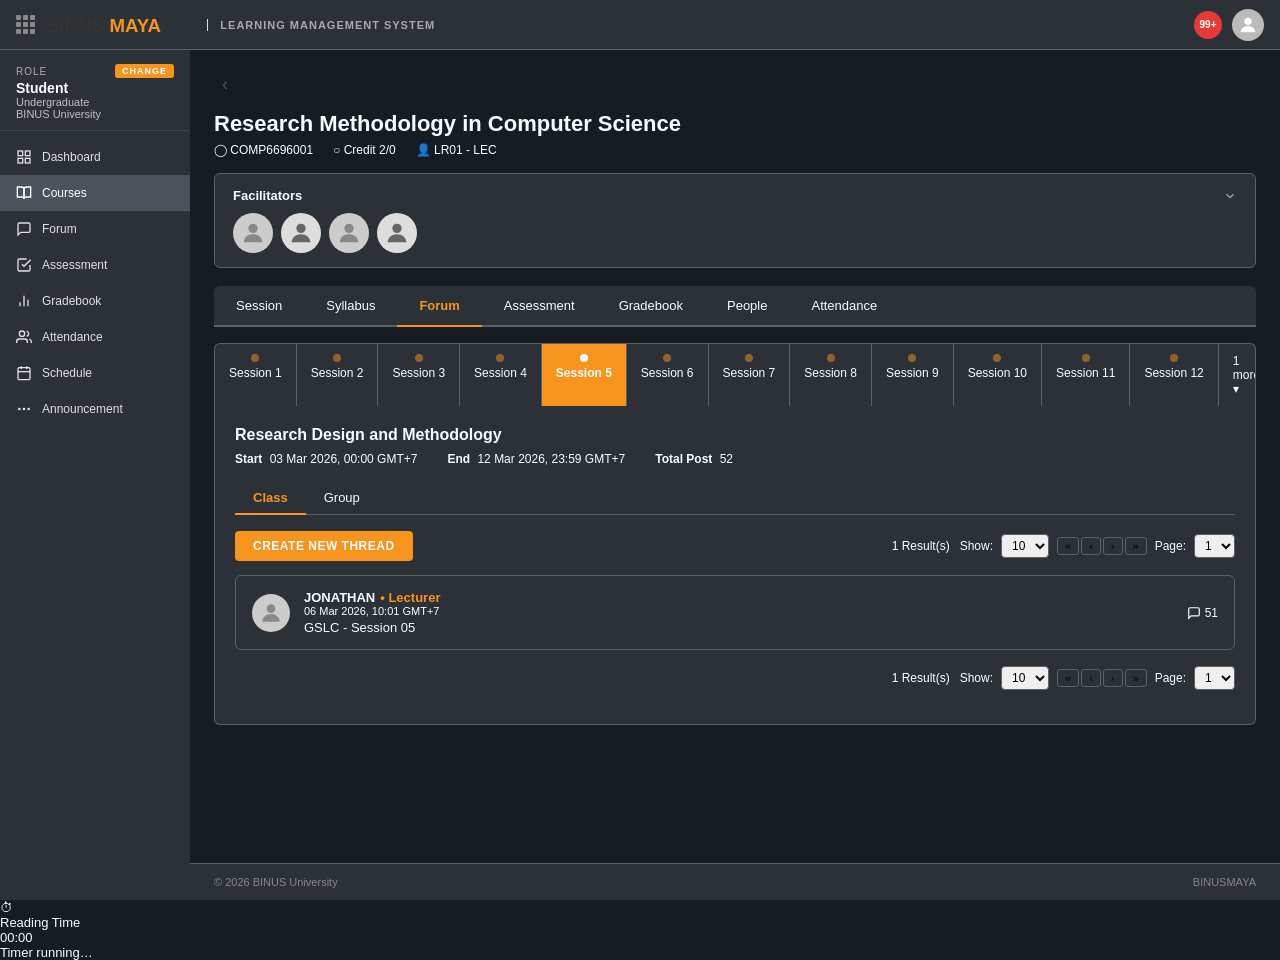
<file: dark/index.html>
<!DOCTYPE html>
<html lang="en">
<head>
    <meta charset="UTF-8">
    <meta name="viewport" content="width=device-width, initial-scale=1.0">
    <meta http-equiv="Cache-Control" content="no-cache, no-store, must-revalidate">
    <meta http-equiv="Pragma" content="no-cache">
    <meta http-equiv="Expires" content="0">
    <title>BINUSMAYA - Learning Management System</title>
    <link rel="stylesheet" href="style.css?v=2">
</head>
<body>
<!-- TOPBAR -->
<div class="topbar">
  <div class="topbar-left">
    <div class="grid-icon">
      <span></span><span></span><span></span>
      <span></span><span></span><span></span>
      <span></span><span></span><span></span>
    </div>
    <!-- BINUS MAYA Logo SVG recreation -->
    <svg class="logo-svg" viewBox="0 0 160 30" xmlns="http://www.w3.org/2000/svg">
      <text x="0" y="22" font-family="'Open Sans',sans-serif" font-weight="900" font-size="20" fill="#333">BINUS</text>
      <text x="68" y="22" font-family="'Open Sans',sans-serif" font-weight="700" font-size="20" fill="#F7941D">MAYA</text>
    </svg>
    <span class="lms-label">Learning Management System</span>
  </div>
  <div class="topbar-right">
    <div class="notif-btn">99+</div>
    <div class="avatar-top">
      <svg viewBox="0 0 24 24" fill="#fff"><circle cx="12" cy="8" r="4"/><path d="M4 20c0-4 3.6-7 8-7s8 3 8 7"/></svg>
    </div>
  </div>
</div>

<!-- SIDEBAR -->
<div class="sidebar">
  <div class="sidebar-role">
    <div class="role-label">Role <span class="change-btn">CHANGE</span></div>
    <div class="role-name">Student</div>
    <div class="role-sub">Undergraduate</div>
    <div class="role-sub">BINUS University</div>
  </div>
  <nav class="sidebar-nav">
    <div class="nav-item">
      <svg viewBox="0 0 24 24" fill="none" stroke="currentColor" stroke-width="2"><rect x="3" y="3" width="7" height="7"/><rect x="14" y="3" width="7" height="7"/><rect x="3" y="14" width="7" height="7"/><rect x="14" y="14" width="7" height="7"/></svg>
      Dashboard
    </div>
    <div class="nav-item active">
      <svg viewBox="0 0 24 24" fill="none" stroke="currentColor" stroke-width="2"><path d="M2 3h6a4 4 0 0 1 4 4v14a3 3 0 0 0-3-3H2z"/><path d="M22 3h-6a4 4 0 0 0-4 4v14a3 3 0 0 1 3-3h7z"/></svg>
      Courses
    </div>
    <div class="nav-item">
      <svg viewBox="0 0 24 24" fill="none" stroke="currentColor" stroke-width="2"><path d="M21 15a2 2 0 0 1-2 2H7l-4 4V5a2 2 0 0 1 2-2h14a2 2 0 0 1 2 2z"/></svg>
      Forum
    </div>
    <div class="nav-item">
      <svg viewBox="0 0 24 24" fill="none" stroke="currentColor" stroke-width="2"><polyline points="9 11 12 14 22 4"/><path d="M21 12v7a2 2 0 0 1-2 2H5a2 2 0 0 1-2-2V5a2 2 0 0 1 2-2h11"/></svg>
      Assessment
    </div>
    <div class="nav-item">
      <svg viewBox="0 0 24 24" fill="none" stroke="currentColor" stroke-width="2"><line x1="18" y1="20" x2="18" y2="10"/><line x1="12" y1="20" x2="12" y2="4"/><line x1="6" y1="20" x2="6" y2="14"/></svg>
      Gradebook
    </div>
    <div class="nav-item">
      <svg viewBox="0 0 24 24" fill="none" stroke="currentColor" stroke-width="2"><path d="M17 21v-2a4 4 0 0 0-4-4H5a4 4 0 0 0-4 4v2"/><circle cx="9" cy="7" r="4"/><path d="M23 21v-2a4 4 0 0 0-3-3.87"/><path d="M16 3.13a4 4 0 0 1 0 7.75"/></svg>
      Attendance
    </div>
    <div class="nav-item">
      <svg viewBox="0 0 24 24" fill="none" stroke="currentColor" stroke-width="2"><rect x="3" y="4" width="18" height="18" rx="2"/><line x1="16" y1="2" x2="16" y2="6"/><line x1="8" y1="2" x2="8" y2="6"/><line x1="3" y1="10" x2="21" y2="10"/></svg>
      Schedule
    </div>
    <div class="nav-item">
      <svg viewBox="0 0 24 24" fill="none" stroke="currentColor" stroke-width="2"><circle cx="12" cy="12" r="1"/><circle cx="19" cy="12" r="1"/><circle cx="5" cy="12" r="1"/></svg>
      Announcement
    </div>
  </nav>
</div>

<!-- MAIN -->
<div class="main">
  <div class="content">

    <!-- PAGE 1: Forum Thread List -->
    <div id="page1" class="page active">
      <button class="back-btn">&#8249;</button>
      <div class="course-title">Research Methodology in Computer Science</div>
      <div class="course-meta">
        <span>&#9711; COMP6696001</span>
        <span>&#9675; Credit 2/0</span>
        <span>&#128100; LR01 - LEC</span>
      </div>

      <div class="facilitators-section">
        <div class="facilitators-header">
          Facilitators
          <svg width="14" height="14" viewBox="0 0 24 24" fill="none" stroke="#aaa" stroke-width="2"><polyline points="6 9 12 15 18 9"/></svg>
        </div>
        <div class="facilitators-list">
          <div class="facilitator-av"><svg viewBox="0 0 24 24" fill="#888"><circle cx="12" cy="8" r="4"/><path d="M4 20c0-4 3.6-7 8-7s8 3 8 7"/></svg></div>
          <div class="facilitator-av" style="background:#ddd;"><svg viewBox="0 0 24 24" fill="#666"><circle cx="12" cy="8" r="4"/><path d="M4 20c0-4 3.6-7 8-7s8 3 8 7"/></svg></div>
          <div class="facilitator-av"><svg viewBox="0 0 24 24" fill="#888"><circle cx="12" cy="8" r="4"/><path d="M4 20c0-4 3.6-7 8-7s8 3 8 7"/></svg></div>
          <div class="facilitator-av" style="background:#ddd;"><svg viewBox="0 0 24 24" fill="#666"><circle cx="12" cy="8" r="4"/><path d="M4 20c0-4 3.6-7 8-7s8 3 8 7"/></svg></div>
        </div>
      </div>

      <div class="tab-nav">
        <div class="tab-item">Session</div>
        <div class="tab-item">Syllabus</div>
        <div class="tab-item active">Forum</div>
        <div class="tab-item">Assessment</div>
        <div class="tab-item">Gradebook</div>
        <div class="tab-item">People</div>
        <div class="tab-item">Attendance</div>
      </div>

      <div class="session-tabs">
        <div class="session-tab">Session 1</div>
        <div class="session-tab">Session 2</div>
        <div class="session-tab">Session 3</div>
        <div class="session-tab">Session 4</div>
        <div class="session-tab active">Session 5</div>
        <div class="session-tab">Session 6</div>
        <div class="session-tab">Session 7</div>
        <div class="session-tab">Session 8</div>
        <div class="session-tab">Session 9</div>
        <div class="session-tab">Session 10</div>
        <div class="session-tab">Session 11</div>
        <div class="session-tab">Session 12</div>
        <div class="session-more">1 more ▾</div>
      </div>

      <div class="forum-section">
        <div class="forum-title">Research Design and Methodology</div>
        <div class="forum-meta">
          <span><label>Start</label> 03 Mar 2026, 00:00 GMT+7</span>
          <span><label>End</label> 12 Mar 2026, 23:59 GMT+7</span>
          <span><label>Total Post</label> 52</span>
        </div>

        <div class="subtab-nav">
          <div class="subtab active">Class</div>
          <div class="subtab">Group</div>
        </div>

        <div class="forum-toolbar">
          <button class="create-btn">CREATE NEW THREAD</button>
          <div class="pagination-area">
            1 Result(s) &nbsp; Show:
            <select><option>10</option><option>25</option></select>
            <div class="pag-btns">
              <button class="pag-btn">«</button>
              <button class="pag-btn">‹</button>
              <button class="pag-btn">›</button>
              <button class="pag-btn">»</button>
            </div>
            Page: <select><option>1</option></select>
          </div>
        </div>

        <!-- Clickable Thread -->
        <div class="thread-card" id="threadCard" onclick="openThread()">
          <div class="thread-av"><svg viewBox="0 0 24 24" fill="#888"><circle cx="12" cy="8" r="4"/><path d="M4 20c0-4 3.6-7 8-7s8 3 8 7"/></svg></div>
          <div class="thread-info">
            <div class="thread-author">JONATHAN<span class="lecturer-tag">• Lecturer</span></div>
            <div class="thread-time">06 Mar 2026, 10:01 GMT+7</div>
            <div class="thread-title">GSLC - Session 05</div>
          </div>
          <div class="thread-replies">
            <svg width="14" height="14" viewBox="0 0 24 24" fill="none" stroke="currentColor" stroke-width="2"><path d="M21 15a2 2 0 0 1-2 2H7l-4 4V5a2 2 0 0 1 2-2h14a2 2 0 0 1 2 2z"/></svg>
            51
          </div>
        </div>

        <div style="margin-top:16px;">
          <div class="forum-toolbar" style="justify-content:flex-end;">
            <div class="pagination-area">
              1 Result(s) &nbsp; Show:
              <select><option>10</option><option>25</option></select>
              <div class="pag-btns">
                <button class="pag-btn">«</button>
                <button class="pag-btn">‹</button>
                <button class="pag-btn">›</button>
                <button class="pag-btn">»</button>
              </div>
              Page: <select><option>1</option></select>
            </div>
          </div>
        </div>
      </div>
    </div>

    <!-- PAGE 2: Thread Detail -->
    <div id="page2" class="page">
      <button class="back-btn" onclick="closePage2()">&#8249;</button>
      <div class="session-label">Session 5</div>

      <div class="post-card">
        <div class="post-header">
          <div class="post-author-info">
            <div class="post-av"><svg viewBox="0 0 24 24" fill="#888"><circle cx="12" cy="8" r="4"/><path d="M4 20c0-4 3.6-7 8-7s8 3 8 7"/></svg></div>
            <div>
              <div class="post-author-name">JONATHAN<span class="lecturer-tag">• Lecturer</span></div>
              <div class="post-time">06 Mar 2026, 10:01 GMT+7</div>
            </div>
          </div>
          <div class="post-reply-count">
            <svg width="15" height="15" viewBox="0 0 24 24" fill="none" stroke="currentColor" stroke-width="2"><path d="M21 15a2 2 0 0 1-2 2H7l-4 4V5a2 2 0 0 1 2-2h14a2 2 0 0 1 2 2z"/></svg>
            51
          </div>
        </div>
        <div class="post-title">GSLC - Session 05</div>
        <div class="post-body">
          <p>Pada awal setiap bulan perpustakaan menyediakan sudut prediksi dekat meja masuk. Pengunjung menuliskan tebakan sederhana tentang kejadian sehari hari, seperti waktu hujan atau rak buku terpopuler. Kegiatan ini tidak berhadiah. Pada akhir bulan pustakawan membagikan hasilnya. Banyak pengunjung menikmati kegiatan tersebut karena suasananya ramah dan menyenangkan.</p>
        </div>
        <div class="post-footer">
          <span style="display:flex;align-items:center;gap:4px;">
            <svg width="14" height="14" viewBox="0 0 24 24" fill="none" stroke="currentColor" stroke-width="2"><path d="M14 9V5a3 3 0 0 0-3-3l-4 9v11h11.28a2 2 0 0 0 2-1.7l1.38-9a2 2 0 0 0-2-2.3H14z"/><path d="M7 22H4a2 2 0 0 1-2-2v-7a2 2 0 0 1 2-2h3"/></svg>
            0
          </span>
        </div>
      </div>

      <!-- Discussions -->
      <div class="discussion-section">
        <div class="discussion-title">Discussions</div>
        <div class="comment-box-wrap">
          <div class="comment-box-inner">
            <div class="comment-av"><svg viewBox="0 0 24 24" fill="#888"><circle cx="12" cy="8" r="4"/><path d="M4 20c0-4 3.6-7 8-7s8 3 8 7"/></svg></div>
            <div class="comment-editor">
              <textarea class="comment-input" id="commentInput" placeholder="Write a comment (optional)" rows="3"></textarea>
              <div class="editor-toolbar">
                <button class="tb-btn">↩</button><button class="tb-btn">↪</button>
                <div class="tb-sep"></div>
                <button class="tb-btn"><b>B</b></button>
                <button class="tb-btn"><i>I</i></button>
                <button class="tb-btn"><u>U</u></button>
                <div class="tb-sep"></div>
                <button class="tb-btn">≡▾</button>
                <button class="tb-btn">1.▾</button>
                <button class="tb-btn">⇤</button><button class="tb-btn">⇥</button>
                <button class="tb-btn">⊞</button>
                <button class="tb-btn">&lt;/&gt;</button>
                <button class="tb-btn">Σ</button>
                <button class="tb-btn">🖼</button>
                <button class="tb-btn">🔗</button>
              </div>
            </div>
          </div>
          <div class="comment-submit-row">
            <button class="comment-btn ready" id="commentBtn">COMMENT</button>
          </div>
        </div>

        <div class="sort-bar">
          <div class="sort-label">Sort by: <a class="sort-link">Latest Comment</a></div>
          <div class="pagination-area">
            45 Result(s) &nbsp; Show:
            <select><option>15</option><option>30</option></select>
            <div class="pag-btns">
              <button class="pag-btn">«</button>
              <button class="pag-btn">‹</button>
              <button class="pag-btn">›</button>
              <button class="pag-btn">»</button>
            </div>
            Page: <select><option>1</option></select>
          </div>
        </div>

        <!-- Sample comment -->
        <div class="post-card" style="margin-bottom:12px;">
          <div class="post-header">
            <div class="post-author-info">
              <div class="post-av"><svg viewBox="0 0 24 24" fill="#888"><circle cx="12" cy="8" r="4"/><path d="M4 20c0-4 3.6-7 8-7s8 3 8 7"/></svg></div>
              <div>
                <div class="post-author-name">MARCHELLO</div>
                <div class="post-time">06 Mar 2026, 10:30 GMT+7</div>
              </div>
            </div>
          </div>
          <div class="post-body">
            <p>WOW</p>
            <p>That's really insightful!</p>
          </div>
        </div>

      </div>
    </div>

    <!-- PAGE 3: READING QUIZ (True / False) -->
    <div id="page3" class="page survey-page">
      <div class="survey-card">
        <div class="survey-step">Langkah 1 dari 4 · Kuis Bacaan</div>
        <h2 class="survey-title">Kuis Benar / Salah</h2>
        <p class="survey-desc">Berdasarkan bacaan pada forum, tentukan apakah setiap pernyataan
          <strong>Benar (B)</strong> atau <strong>Salah (S)</strong>. Semua pernyataan wajib dijawab.</p>
        <form id="quizForm" class="survey-questions"></form>
        <div class="survey-warn" id="quizWarn">Mohon jawab semua pernyataan sebelum melanjutkan.</div>
        <div class="survey-actions">
          <button type="button" class="survey-btn" onclick="submitQuiz()">Lanjut ke Kuesioner ›</button>
        </div>
      </div>
    </div>

    <!-- PAGE 4: QUESTIONNAIRE — SECTION A -->
    <div id="page4" class="page survey-page">
      <div class="survey-card">
        <div class="survey-step">Langkah 2 dari 4 · Kuesioner</div>
        <h2 class="survey-title">Section A — Visual Comfort (CVS)</h2>
        <p class="survey-desc">Rate each statement from <strong>1 (Strongly Disagree)</strong> to
          <strong>10 (Strongly Agree)</strong>.</p>
        <form id="formA" class="survey-questions"></form>
        <div class="survey-warn" id="warnA">Please rate every statement before continuing.</div>
        <div class="survey-actions">
          <button type="button" class="survey-btn ghost" onclick="showSurveyPage('page3')">‹ Kembali</button>
          <button type="button" class="survey-btn" onclick="nextSection('A')">Lanjut ›</button>
        </div>
      </div>
    </div>

    <!-- PAGE 5: QUESTIONNAIRE — SECTION B -->
    <div id="page5" class="page survey-page">
      <div class="survey-card">
        <div class="survey-step">Langkah 3 dari 4 · Kuesioner</div>
        <h2 class="survey-title">Section B — User Experience</h2>
        <p class="survey-desc">Rate each statement from <strong>1 (Strongly Disagree)</strong> to
          <strong>10 (Strongly Agree)</strong>.</p>
        <form id="formB" class="survey-questions"></form>
        <div class="survey-warn" id="warnB">Please rate every statement before continuing.</div>
        <div class="survey-actions">
          <button type="button" class="survey-btn ghost" onclick="showSurveyPage('page4')">‹ Kembali</button>
          <button type="button" class="survey-btn" onclick="nextSection('B')">Lanjut ›</button>
        </div>
      </div>
    </div>

    <!-- PAGE 6: QUESTIONNAIRE — SECTION C -->
    <div id="page6" class="page survey-page">
      <div class="survey-card">
        <div class="survey-step">Langkah 4 dari 4 · Kuesioner</div>
        <h2 class="survey-title">Section C — Perceived Productivity</h2>
        <p class="survey-desc">Rate each statement from <strong>1 (Strongly Disagree)</strong> to
          <strong>10 (Strongly Agree)</strong>.</p>
        <form id="formC" class="survey-questions"></form>
        <div class="survey-warn" id="warnC">Please rate every statement before continuing.</div>
        <div class="survey-actions">
          <button type="button" class="survey-btn ghost" onclick="showSurveyPage('page5')">‹ Kembali</button>
          <button type="button" class="survey-btn" id="finalSubmitBtn" onclick="submitAll()">Submit ✓</button>
        </div>
      </div>
    </div>

    <!-- PAGE 7: THANK YOU -->
    <div id="page7" class="page survey-page">
      <div class="survey-card thanks-card">
        <div class="thanks-icon">✓</div>
        <h2 class="survey-title">Terima kasih!</h2>
        <p class="survey-desc" id="thanksMsg" style="margin-bottom:0;">Tanggapan Anda telah direkam.</p>
      </div>
    </div>

  </div>
  <div class="footer">
    <span>© 2026 BINUS University</span>
    <span>BINUSMAYA</span>
  </div>
</div>

<!-- TIMER TOAST -->
<div class="timer-toast" id="timerToast">
  <div class="timer-icon">⏱</div>
  <div class="timer-info">
    <div class="timer-label">Reading Time</div>
    <div class="timer-count" id="timerCount">00:00</div>
    <div class="timer-status" id="timerStatus">Timer running…</div>
  </div>
</div>

<!-- NOTIFY TOAST -->
<div class="notify-toast" id="notifyToast">
  <span>✓</span>
  <span id="notifyMsg">Session saved to notes.</span>
</div>

    <script src="script.js?v=2"></script>
</body>
</html>
</file>
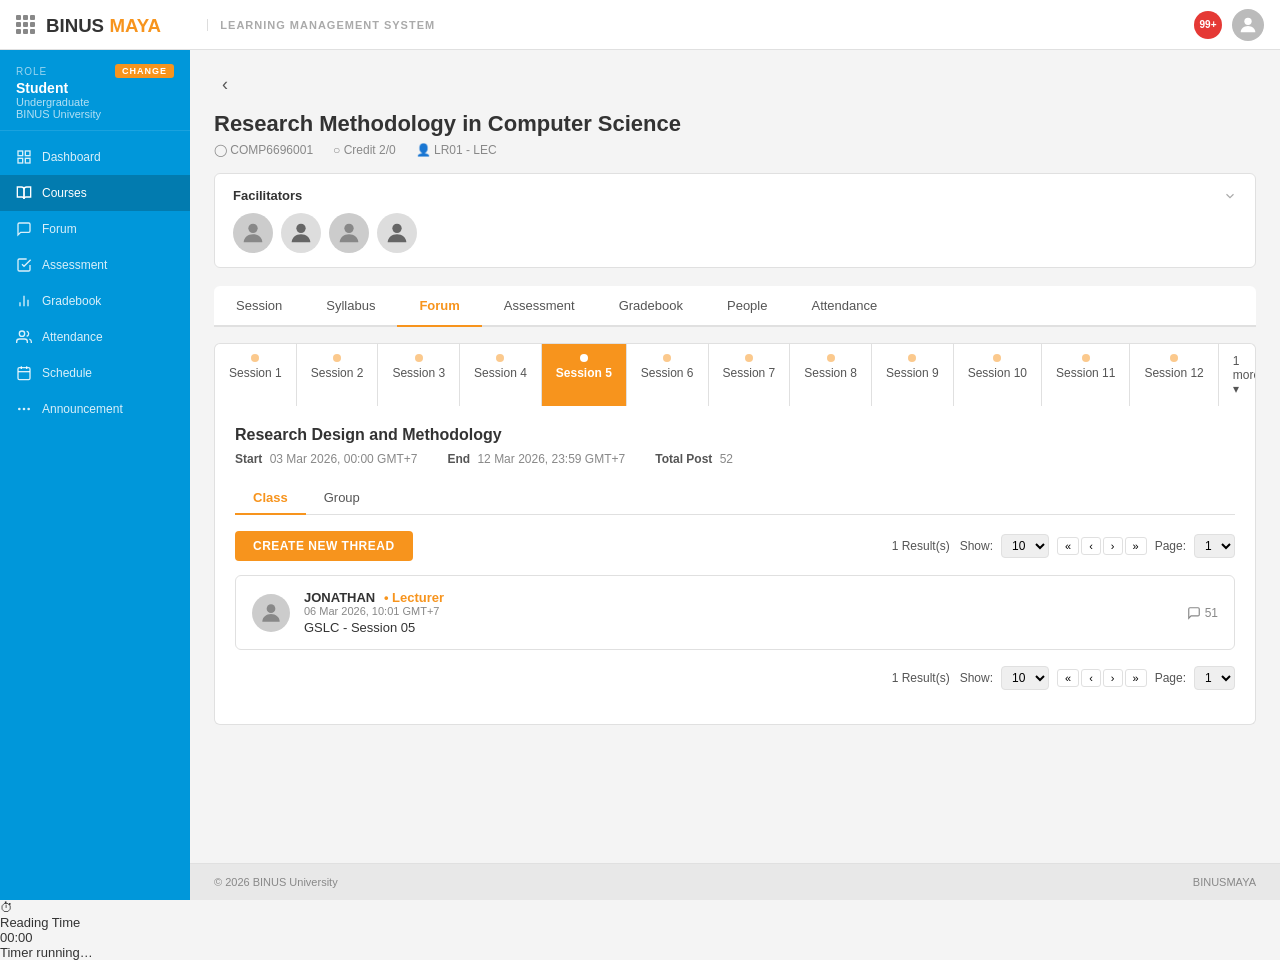
<file: light/index.html>
<!DOCTYPE html>
<html lang="en">
<head>
    <meta charset="UTF-8">
    <meta name="viewport" content="width=device-width, initial-scale=1.0">
    <meta http-equiv="Cache-Control" content="no-cache, no-store, must-revalidate">
    <meta http-equiv="Pragma" content="no-cache">
    <meta http-equiv="Expires" content="0">
    <title>BINUSMAYA - Learning Management System</title>
    <link rel="stylesheet" href="style.css?v=2">
</head>
<body>
<!-- TOPBAR -->
<div class="topbar">
  <div class="topbar-left">
    <div class="grid-icon">
      <span></span><span></span><span></span>
      <span></span><span></span><span></span>
      <span></span><span></span><span></span>
    </div>
    <!-- BINUS MAYA Logo SVG recreation -->
    <svg class="logo-svg" viewBox="0 0 160 30" xmlns="http://www.w3.org/2000/svg">
      <text x="0" y="22" font-family="'Open Sans',sans-serif" font-weight="900" font-size="20" fill="#333">BINUS</text>
      <text x="68" y="22" font-family="'Open Sans',sans-serif" font-weight="700" font-size="20" fill="#F7941D">MAYA</text>
    </svg>
    <span class="lms-label">Learning Management System</span>
  </div>
  <div class="topbar-right">
    <div class="notif-btn">99+</div>
    <div class="avatar-top">
      <svg viewBox="0 0 24 24" fill="#fff"><circle cx="12" cy="8" r="4"/><path d="M4 20c0-4 3.6-7 8-7s8 3 8 7"/></svg>
    </div>
  </div>
</div>

<!-- SIDEBAR -->
<div class="sidebar">
  <div class="sidebar-role">
    <div class="role-label">Role <span class="change-btn">CHANGE</span></div>
    <div class="role-name">Student</div>
    <div class="role-sub">Undergraduate</div>
    <div class="role-sub">BINUS University</div>
  </div>
  <nav class="sidebar-nav">
    <div class="nav-item">
      <svg viewBox="0 0 24 24" fill="none" stroke="currentColor" stroke-width="2"><rect x="3" y="3" width="7" height="7"/><rect x="14" y="3" width="7" height="7"/><rect x="3" y="14" width="7" height="7"/><rect x="14" y="14" width="7" height="7"/></svg>
      Dashboard
    </div>
    <div class="nav-item active">
      <svg viewBox="0 0 24 24" fill="none" stroke="currentColor" stroke-width="2"><path d="M2 3h6a4 4 0 0 1 4 4v14a3 3 0 0 0-3-3H2z"/><path d="M22 3h-6a4 4 0 0 0-4 4v14a3 3 0 0 1 3-3h7z"/></svg>
      Courses
    </div>
    <div class="nav-item">
      <svg viewBox="0 0 24 24" fill="none" stroke="currentColor" stroke-width="2"><path d="M21 15a2 2 0 0 1-2 2H7l-4 4V5a2 2 0 0 1 2-2h14a2 2 0 0 1 2 2z"/></svg>
      Forum
    </div>
    <div class="nav-item">
      <svg viewBox="0 0 24 24" fill="none" stroke="currentColor" stroke-width="2"><polyline points="9 11 12 14 22 4"/><path d="M21 12v7a2 2 0 0 1-2 2H5a2 2 0 0 1-2-2V5a2 2 0 0 1 2-2h11"/></svg>
      Assessment
    </div>
    <div class="nav-item">
      <svg viewBox="0 0 24 24" fill="none" stroke="currentColor" stroke-width="2"><line x1="18" y1="20" x2="18" y2="10"/><line x1="12" y1="20" x2="12" y2="4"/><line x1="6" y1="20" x2="6" y2="14"/></svg>
      Gradebook
    </div>
    <div class="nav-item">
      <svg viewBox="0 0 24 24" fill="none" stroke="currentColor" stroke-width="2"><path d="M17 21v-2a4 4 0 0 0-4-4H5a4 4 0 0 0-4 4v2"/><circle cx="9" cy="7" r="4"/><path d="M23 21v-2a4 4 0 0 0-3-3.87"/><path d="M16 3.13a4 4 0 0 1 0 7.75"/></svg>
      Attendance
    </div>
    <div class="nav-item">
      <svg viewBox="0 0 24 24" fill="none" stroke="currentColor" stroke-width="2"><rect x="3" y="4" width="18" height="18" rx="2"/><line x1="16" y1="2" x2="16" y2="6"/><line x1="8" y1="2" x2="8" y2="6"/><line x1="3" y1="10" x2="21" y2="10"/></svg>
      Schedule
    </div>
    <div class="nav-item">
      <svg viewBox="0 0 24 24" fill="none" stroke="currentColor" stroke-width="2"><circle cx="12" cy="12" r="1"/><circle cx="19" cy="12" r="1"/><circle cx="5" cy="12" r="1"/></svg>
      Announcement
    </div>
  </nav>
</div>

<!-- MAIN -->
<div class="main">
  <div class="content">

    <!-- PAGE 1: Forum Thread List -->
    <div id="page1" class="page active">
      <button class="back-btn">&#8249;</button>
      <div class="course-title">Research Methodology in Computer Science</div>
      <div class="course-meta">
        <span>&#9711; COMP6696001</span>
        <span>&#9675; Credit 2/0</span>
        <span>&#128100; LR01 - LEC</span>
      </div>

      <div class="facilitators-section">
        <div class="facilitators-header">
          Facilitators
          <svg width="14" height="14" viewBox="0 0 24 24" fill="none" stroke="#aaa" stroke-width="2"><polyline points="6 9 12 15 18 9"/></svg>
        </div>
        <div class="facilitators-list">
          <div class="facilitator-av"><svg viewBox="0 0 24 24" fill="#888"><circle cx="12" cy="8" r="4"/><path d="M4 20c0-4 3.6-7 8-7s8 3 8 7"/></svg></div>
          <div class="facilitator-av" style="background:#ddd;"><svg viewBox="0 0 24 24" fill="#666"><circle cx="12" cy="8" r="4"/><path d="M4 20c0-4 3.6-7 8-7s8 3 8 7"/></svg></div>
          <div class="facilitator-av"><svg viewBox="0 0 24 24" fill="#888"><circle cx="12" cy="8" r="4"/><path d="M4 20c0-4 3.6-7 8-7s8 3 8 7"/></svg></div>
          <div class="facilitator-av" style="background:#ddd;"><svg viewBox="0 0 24 24" fill="#666"><circle cx="12" cy="8" r="4"/><path d="M4 20c0-4 3.6-7 8-7s8 3 8 7"/></svg></div>
        </div>
      </div>

      <div class="tab-nav">
        <div class="tab-item">Session</div>
        <div class="tab-item">Syllabus</div>
        <div class="tab-item active">Forum</div>
        <div class="tab-item">Assessment</div>
        <div class="tab-item">Gradebook</div>
        <div class="tab-item">People</div>
        <div class="tab-item">Attendance</div>
      </div>

      <div class="session-tabs">
        <div class="session-tab">Session 1</div>
        <div class="session-tab">Session 2</div>
        <div class="session-tab">Session 3</div>
        <div class="session-tab">Session 4</div>
        <div class="session-tab active">Session 5</div>
        <div class="session-tab">Session 6</div>
        <div class="session-tab">Session 7</div>
        <div class="session-tab">Session 8</div>
        <div class="session-tab">Session 9</div>
        <div class="session-tab">Session 10</div>
        <div class="session-tab">Session 11</div>
        <div class="session-tab">Session 12</div>
        <div class="session-more">1 more ▾</div>
      </div>

      <div class="forum-section">
        <div class="forum-title">Research Design and Methodology</div>
        <div class="forum-meta">
          <span><label>Start</label> 03 Mar 2026, 00:00 GMT+7</span>
          <span><label>End</label> 12 Mar 2026, 23:59 GMT+7</span>
          <span><label>Total Post</label> 52</span>
        </div>

        <div class="subtab-nav">
          <div class="subtab active">Class</div>
          <div class="subtab">Group</div>
        </div>

        <div class="forum-toolbar">
          <button class="create-btn">CREATE NEW THREAD</button>
          <div class="pagination-area">
            1 Result(s) &nbsp; Show:
            <select><option>10</option><option>25</option></select>
            <div class="pag-btns">
              <button class="pag-btn">«</button>
              <button class="pag-btn">‹</button>
              <button class="pag-btn">›</button>
              <button class="pag-btn">»</button>
            </div>
            Page: <select><option>1</option></select>
          </div>
        </div>

        <!-- Clickable Thread -->
        <div class="thread-card" id="threadCard" onclick="openThread()">
          <div class="thread-av"><svg viewBox="0 0 24 24" fill="#888"><circle cx="12" cy="8" r="4"/><path d="M4 20c0-4 3.6-7 8-7s8 3 8 7"/></svg></div>
          <div class="thread-info">
            <div class="thread-author">JONATHAN <span class="lecturer-tag">• Lecturer</span></div>
            <div class="thread-time">06 Mar 2026, 10:01 GMT+7</div>
            <div class="thread-title">GSLC - Session 05</div>
          </div>
          <div class="thread-replies">
            <svg width="14" height="14" viewBox="0 0 24 24" fill="none" stroke="currentColor" stroke-width="2"><path d="M21 15a2 2 0 0 1-2 2H7l-4 4V5a2 2 0 0 1 2-2h14a2 2 0 0 1 2 2z"/></svg>
            51
          </div>
        </div>

        <div style="margin-top:16px;">
          <div class="forum-toolbar" style="justify-content:flex-end;">
            <div class="pagination-area">
              1 Result(s) &nbsp; Show:
              <select><option>10</option><option>25</option></select>
              <div class="pag-btns">
                <button class="pag-btn">«</button>
                <button class="pag-btn">‹</button>
                <button class="pag-btn">›</button>
                <button class="pag-btn">»</button>
              </div>
              Page: <select><option>1</option></select>
            </div>
          </div>
        </div>
      </div>
    </div>

    <!-- PAGE 2: Thread Detail -->
    <div id="page2" class="page">
      <button class="back-btn" onclick="closePage2()">&#8249;</button>
      <div class="session-label">Session 5</div>

      <div class="post-card">
        <div class="post-header">
          <div class="post-author-info">
            <div class="post-av"><svg viewBox="0 0 24 24" fill="#888"><circle cx="12" cy="8" r="4"/><path d="M4 20c0-4 3.6-7 8-7s8 3 8 7"/></svg></div>
            <div>
              <div class="post-author-name">JONATHAN<span class="lecturer-tag">• Lecturer</span></div>
              <div class="post-time">06 Mar 2026, 10:01 GMT+7</div>
            </div>
          </div>
          <div class="post-reply-count">
            <svg width="15" height="15" viewBox="0 0 24 24" fill="none" stroke="currentColor" stroke-width="2"><path d="M21 15a2 2 0 0 1-2 2H7l-4 4V5a2 2 0 0 1 2-2h14a2 2 0 0 1 2 2z"/></svg>
            51
          </div>
        </div>
        <div class="post-title">GSLC - Session 05</div>
        <div class="post-body">
          <p>Setiap Senin pagi warga Perumahan Melati membaca papan informasi dekat pos keamanan. Warga dapat menuliskan pesan singkat, jadwal kegiatan, atau rekomendasi tempat makan. Anak anak sering menempelkan gambar buatan mereka. Menjelang akhir minggu papan menjadi penuh. Kebiasaan sederhana ini membantu warga saling mengenal dan mempererat hubungan antar tetangga.</p>
        </div>
        <div class="post-footer">
          <span style="display:flex;align-items:center;gap:4px;">
            <svg width="14" height="14" viewBox="0 0 24 24" fill="none" stroke="currentColor" stroke-width="2"><path d="M14 9V5a3 3 0 0 0-3-3l-4 9v11h11.28a2 2 0 0 0 2-1.7l1.38-9a2 2 0 0 0-2-2.3H14z"/><path d="M7 22H4a2 2 0 0 1-2-2v-7a2 2 0 0 1 2-2h3"/></svg>
            0
          </span>
        </div>
      </div>

      <!-- Discussions -->
      <div class="discussion-section">
        <div class="discussion-title">Discussions</div>
        <div class="comment-box-wrap">
          <div class="comment-box-inner">
            <div class="comment-av"><svg viewBox="0 0 24 24" fill="#888"><circle cx="12" cy="8" r="4"/><path d="M4 20c0-4 3.6-7 8-7s8 3 8 7"/></svg></div>
            <div class="comment-editor">
              <textarea class="comment-input" id="commentInput" placeholder="Write a comment (optional)" rows="3"></textarea>
              <div class="editor-toolbar">
                <button class="tb-btn">↩</button><button class="tb-btn">↪</button>
                <div class="tb-sep"></div>
                <button class="tb-btn"><b>B</b></button>
                <button class="tb-btn"><i>I</i></button>
                <button class="tb-btn"><u>U</u></button>
                <div class="tb-sep"></div>
                <button class="tb-btn">≡▾</button>
                <button class="tb-btn">1.▾</button>
                <button class="tb-btn">⇤</button><button class="tb-btn">⇥</button>
                <button class="tb-btn">⊞</button>
                <button class="tb-btn">&lt;/&gt;</button>
                <button class="tb-btn">Σ</button>
                <button class="tb-btn">🖼</button>
                <button class="tb-btn">🔗</button>
              </div>
            </div>
          </div>
          <div class="comment-submit-row">
            <button class="comment-btn ready" id="commentBtn">COMMENT</button>
          </div>
        </div>

        <div class="sort-bar">
          <div class="sort-label">Sort by: <a class="sort-link">Latest Comment</a></div>
          <div class="pagination-area">
            45 Result(s) &nbsp; Show:
            <select><option>15</option><option>30</option></select>
            <div class="pag-btns">
              <button class="pag-btn">«</button>
              <button class="pag-btn">‹</button>
              <button class="pag-btn">›</button>
              <button class="pag-btn">»</button>
            </div>
            Page: <select><option>1</option></select>
          </div>
        </div>

        <!-- Sample comment -->
        <div class="post-card" style="margin-bottom:12px;">
          <div class="post-header">
            <div class="post-author-info">
              <div class="post-av"><svg viewBox="0 0 24 24" fill="#888"><circle cx="12" cy="8" r="4"/><path d="M4 20c0-4 3.6-7 8-7s8 3 8 7"/></svg></div>
              <div>
                <div class="post-author-name">MARCHELLO</div>
                <div class="post-time">06 Mar 2026, 10:30 GMT+7</div>
              </div>
            </div>
          </div>
          <div class="post-body">
            <p>WOW</p>
            <p>That's really insightful!</p>
          </div>
        </div>

      </div>
    </div>

    <!-- PAGE 3: READING QUIZ (True / False) -->
    <div id="page3" class="page survey-page">
      <div class="survey-card">
        <div class="survey-step">Langkah 1 dari 4 · Kuis Bacaan</div>
        <h2 class="survey-title">Kuis Benar / Salah</h2>
        <p class="survey-desc">Berdasarkan bacaan pada forum, tentukan apakah setiap pernyataan
          <strong>Benar (B)</strong> atau <strong>Salah (S)</strong>. Semua pernyataan wajib dijawab.</p>
        <form id="quizForm" class="survey-questions"></form>
        <div class="survey-warn" id="quizWarn">Mohon jawab semua pernyataan sebelum melanjutkan.</div>
        <div class="survey-actions">
          <button type="button" class="survey-btn" onclick="submitQuiz()">Lanjut ke Kuesioner ›</button>
        </div>
      </div>
    </div>

    <!-- PAGE 4: QUESTIONNAIRE — SECTION A -->
    <div id="page4" class="page survey-page">
      <div class="survey-card">
        <div class="survey-step">Langkah 2 dari 4 · Kuesioner</div>
        <h2 class="survey-title">Section A — Visual Comfort (CVS)</h2>
        <p class="survey-desc">Rate each statement from <strong>1 (Strongly Disagree)</strong> to
          <strong>10 (Strongly Agree)</strong>.</p>
        <form id="formA" class="survey-questions"></form>
        <div class="survey-warn" id="warnA">Please rate every statement before continuing.</div>
        <div class="survey-actions">
          <button type="button" class="survey-btn ghost" onclick="showSurveyPage('page3')">‹ Kembali</button>
          <button type="button" class="survey-btn" onclick="nextSection('A')">Lanjut ›</button>
        </div>
      </div>
    </div>

    <!-- PAGE 5: QUESTIONNAIRE — SECTION B -->
    <div id="page5" class="page survey-page">
      <div class="survey-card">
        <div class="survey-step">Langkah 3 dari 4 · Kuesioner</div>
        <h2 class="survey-title">Section B — User Experience</h2>
        <p class="survey-desc">Rate each statement from <strong>1 (Strongly Disagree)</strong> to
          <strong>10 (Strongly Agree)</strong>.</p>
        <form id="formB" class="survey-questions"></form>
        <div class="survey-warn" id="warnB">Please rate every statement before continuing.</div>
        <div class="survey-actions">
          <button type="button" class="survey-btn ghost" onclick="showSurveyPage('page4')">‹ Kembali</button>
          <button type="button" class="survey-btn" onclick="nextSection('B')">Lanjut ›</button>
        </div>
      </div>
    </div>

    <!-- PAGE 6: QUESTIONNAIRE — SECTION C -->
    <div id="page6" class="page survey-page">
      <div class="survey-card">
        <div class="survey-step">Langkah 4 dari 4 · Kuesioner</div>
        <h2 class="survey-title">Section C — Perceived Productivity</h2>
        <p class="survey-desc">Rate each statement from <strong>1 (Strongly Disagree)</strong> to
          <strong>10 (Strongly Agree)</strong>.</p>
        <form id="formC" class="survey-questions"></form>
        <div class="survey-warn" id="warnC">Please rate every statement before continuing.</div>
        <div class="survey-actions">
          <button type="button" class="survey-btn ghost" onclick="showSurveyPage('page5')">‹ Kembali</button>
          <button type="button" class="survey-btn" id="finalSubmitBtn" onclick="submitAll()">Submit ✓</button>
        </div>
      </div>
    </div>

    <!-- PAGE 7: THANK YOU -->
    <div id="page7" class="page survey-page">
      <div class="survey-card thanks-card">
        <div class="thanks-icon">✓</div>
        <h2 class="survey-title">Terima kasih!</h2>
        <p class="survey-desc" id="thanksMsg" style="margin-bottom:0;">Tanggapan Anda telah direkam.</p>
      </div>
    </div>

  </div>
  <div class="footer">
    <span>© 2026 BINUS University</span>
    <span>BINUSMAYA</span>
  </div>
</div>

<!-- TIMER TOAST -->
<div class="timer-toast" id="timerToast">
  <div class="timer-icon">⏱</div>
  <div class="timer-info">
    <div class="timer-label">Reading Time</div>
    <div class="timer-count" id="timerCount">00:00</div>
    <div class="timer-status" id="timerStatus">Timer running…</div>
  </div>
</div>

<!-- NOTIFY TOAST -->
<div class="notify-toast" id="notifyToast">
  <span>✓</span>
  <span id="notifyMsg">Session saved to notes.</span>
</div>

    <script src="script.js?v=2"></script>
</body>
</html>
</file>
<file: dark/style.css>
*, *::before, *::after { box-sizing: border-box; margin: 0; padding: 0; }

  :root {
    --orange: #F7941D;
    --orange-dark: #E07B00;
    --blue-sidebar: #2c3137;
    --blue-sidebar-dark: #4c525a;
    --blue-sidebar-hover: #4c525a;
    --text-dark: #f8fdfe;
    --text-med: #f9feff;
    --text-light: #f9feff;
    --border: #5c6167;
    --bg: #171c22;
    --white: #171c22;
    --sidebar-w: 190px;
    --topbar-h: 50px;
  }

  body { font-family: 'Open Sans', sans-serif; font-size: 13px; background: var(--bg); color: var(--text-dark); }

  /* === TOPBAR === */
  .topbar {
    position: fixed; top: 0; left: 0; right: 0; height: var(--topbar-h);
    background: #2c3137; border-bottom: 1px solid var(--border);
    display: flex; align-items: center; justify-content: space-between;
    padding: 0 16px; z-index: 100;
  }
  .topbar-left { display: flex; align-items: center; gap: 12px; }
  .grid-icon { display: grid; grid-template-columns: 1fr 1fr 1fr; gap: 2px; width: 18px; cursor: pointer; }
  .grid-icon span { width: 5px; height: 5px; background: #888; border-radius: 1px; display: block; }
  .logo-svg { height: 28px; }
  .lms-label { font-size: 11px; color: #aaa; letter-spacing: 1px; font-weight: 600; padding-left: 12px; border-left: 1px solid #ddd; text-transform: uppercase; }
  .topbar-right { display: flex; align-items: center; gap: 10px; }
  .notif-btn { position: relative; background: #e53935; color: #fff; border-radius: 50%; width: 28px; height: 28px; display: flex; align-items: center; justify-content: center; font-size: 10px; font-weight: 700; cursor: pointer; }
  .avatar-top { width: 32px; height: 32px; border-radius: 50%; background: #bbb; overflow: hidden; cursor: pointer; display: flex; align-items: center; justify-content: center; }
  .avatar-top svg { width: 22px; height: 22px; }

  /* === SIDEBAR === */
  .sidebar {
    position: fixed; top: var(--topbar-h); left: 0; bottom: 0; width: var(--sidebar-w);
    background: var(--blue-sidebar); color: #fff; display: flex; flex-direction: column;
    overflow-y: auto; z-index: 90;
  }
  .sidebar-role { padding: 14px 16px 10px; border-bottom: 1px solid rgba(255,255,255,0.1); }
  .role-label { font-size: 10px; color: rgba(255,255,255,0.6); text-transform: uppercase; letter-spacing: 1px; margin-bottom: 2px; display: flex; align-items: center; justify-content: space-between; }
  .change-btn { background: var(--orange); color: #fff; font-size: 9px; font-weight: 700; padding: 2px 7px; border-radius: 3px; cursor: pointer; }
  .role-name { font-size: 14px; font-weight: 700; }
  .role-sub { font-size: 11px; color: rgba(255,255,255,0.7); }
  .sidebar-nav { flex: 1; padding: 8px 0; }
  .nav-item { display: flex; align-items: center; gap: 10px; padding: 10px 16px; cursor: pointer; font-size: 12px; color: rgba(255,255,255,0.85); transition: background 0.15s; }
  .nav-item:hover { background: var(--blue-sidebar-hover); }
  .nav-item.active { background: var(--blue-sidebar-dark); color: #fff; }
  .nav-item svg { width: 16px; height: 16px; flex-shrink: 0; }

  /* === MAIN === */
  .main { margin-top: var(--topbar-h); margin-left: var(--sidebar-w); min-height: calc(100vh - var(--topbar-h)); display: flex; flex-direction: column; }
  .content { flex: 1; padding: 20px 24px; }
  .footer { background: #2c3137; color: #888; font-size: 11px; padding: 12px 24px; display: flex; justify-content: space-between; border-top: 1px solid var(--border); }

  /* === PAGES === */
  .page { display: none; }
  .page.active { display: block; }

  /* === PAGE 1: Forum Thread List === */
  .back-btn { background: none; border: none; cursor: pointer; font-size: 18px; color: #555; padding: 4px 8px; margin-bottom: 12px; display: inline-flex; align-items: center; }
  .course-title { font-size: 22px; font-weight: 700; margin-bottom: 6px; }
  .course-meta { display: flex; gap: 20px; color: var(--text-light); font-size: 12px; margin-bottom: 16px; }
  .course-meta span { display: flex; align-items: center; gap: 5px; }

  .facilitators-section { border: 1px solid var(--border); border-radius: 6px; background: #2c3137; padding: 14px 18px; margin-bottom: 18px; }
  .facilitators-header { display: flex; align-items: center; justify-content: space-between; margin-bottom: 10px; font-weight: 600; font-size: 13px; }
  .facilitators-list { display: flex; gap: 8px; }
  .facilitator-av { width: 40px; height: 40px; border-radius: 50%; background: #ccc; overflow: hidden; display: flex; align-items: center; justify-content: center; }
  .facilitator-av svg { width: 28px; height: 28px; }

  /* Tab nav */
  .tab-nav { display: flex; border-bottom: 2px solid var(--border); margin-bottom: 0; background: #2c3137; border-radius: 6px 6px 0 0; }
  .tab-item { padding: 12px 22px; cursor: pointer; font-size: 13px; color: var(--text-med); border-bottom: 2px solid transparent; margin-bottom: -2px; transition: color 0.15s; }
  .tab-item:hover { color: var(--orange); }
  .tab-item.active { color: var(--orange); border-bottom-color: var(--orange); font-weight: 600; }

  /* Session tabs */
  .session-tabs { display: flex; background: #2c3137; border: 1px solid var(--border); border-bottom: none; border-radius: 6px 6px 0 0; overflow: hidden; margin-top: 16px; }
  .session-tab { padding: 10px 14px; font-size: 12px; cursor: pointer; border-right: 1px solid var(--border); position: relative; color: var(--text-med); white-space: nowrap; display: flex; flex-direction: column; align-items: center; gap: 4px; }
  .session-tab::before { content: ''; width: 8px; height: 8px; border-radius: 50%; background: var(--orange); opacity: 0.5; }
  .session-tab.active { background: var(--orange); color: #fff; font-weight: 600; }
  .session-tab.active::before { background: #fff; opacity: 1; }
  .session-tab:hover:not(.active) { background: #4c525a; }
  .session-more { padding: 10px 14px; font-size: 12px; color: var(--text-med); cursor: pointer; display: flex; align-items: center; gap: 4px; }

  /* Forum section */
  .forum-section { background: #2c3137; border: 1px solid var(--border); border-top: none; border-radius: 0 0 6px 6px; padding: 20px 20px; }
  .forum-title { font-size: 16px; font-weight: 700; margin-bottom: 8px; }
  .forum-meta { display: flex; gap: 30px; color: var(--text-light); font-size: 12px; margin-bottom: 16px; }
  .forum-meta label { font-weight: 600; color: var(--text-med); margin-right: 4px; }

  .subtab-nav { display: flex; gap: 0; border-bottom: 1px solid var(--border); margin-bottom: 16px; }
  .subtab { padding: 8px 18px; cursor: pointer; font-size: 13px; color: var(--text-med); border-bottom: 2px solid transparent; margin-bottom: -1px; }
  .subtab.active { color: var(--orange); border-bottom-color: var(--orange); font-weight: 600; }

  .forum-toolbar { display: flex; align-items: center; justify-content: space-between; margin-bottom: 14px; }
  .create-btn { background: var(--orange); color: #fff; font-size: 12px; font-weight: 700; padding: 8px 18px; border: none; border-radius: 4px; cursor: pointer; letter-spacing: 0.5px; text-transform: uppercase; }
  .create-btn:hover { background: var(--orange-dark); }
  .pagination-area { display: flex; align-items: center; gap: 8px; font-size: 12px; color: var(--text-med); }
  .pagination-area select { border: 1px solid var(--border); border-radius: 4px; padding: 3px 6px; font-size: 12px; }
  .pag-btns { display: flex; gap: 2px; }
  .pag-btn { background: none; border: 1px solid var(--border); border-radius: 3px; padding: 2px 7px; cursor: pointer; font-size: 11px; }

  .thread-card {
    border: 1px solid var(--border); border-radius: 6px; padding: 14px 16px;
    display: flex; align-items: center; gap: 14px; cursor: pointer; transition: box-shadow 0.15s, border-color 0.15s; background: #2c3137;
  }
  .thread-card:hover { box-shadow: 0 2px 8px rgba(0,0,0,0.08); border-color: #bbb; }
  .thread-av { width: 38px; height: 38px; border-radius: 50%; background: #ccc; overflow: hidden; flex-shrink: 0; display: flex; align-items: center; justify-content: center; }
  .thread-av svg { width: 26px; height: 26px; }
  .thread-info { flex: 1; }
  .thread-author { font-weight: 700; font-size: 13px; }
  .thread-author .lecturer-tag { color: var(--orange); font-weight: 600; margin-left: 5px; }
  .thread-time { color: var(--text-light); font-size: 11px; }
  .thread-title { font-size: 13px; color: var(--text-dark); margin-top: 3px; }
  .thread-replies { display: flex; align-items: center; gap: 4px; color: var(--text-light); font-size: 12px; flex-shrink: 0; }

  /* === PAGE 2: Thread Detail === */
  .session-label { font-size: 16px; font-weight: 700; margin-bottom: 18px; }
  .post-card { background: #2c3137; border: 1px solid var(--border); border-radius: 6px; padding: 18px 20px; margin-bottom: 20px; }
  .post-header { display: flex; align-items: flex-start; justify-content: space-between; margin-bottom: 12px; }
  .post-author-info { display: flex; align-items: center; gap: 12px; }
  .post-av { width: 40px; height: 40px; border-radius: 50%; background: #ccc; overflow: hidden; flex-shrink: 0; display: flex; align-items: center; justify-content: center; }
  .post-av svg { width: 28px; height: 28px; }
  .post-author-name { font-weight: 700; font-size: 14px; }
  .post-author-name .lecturer-tag { color: var(--orange); margin-left: 5px; font-size: 12px; }
  .post-time { font-size: 11px; color: var(--text-light); }
  .post-reply-count { display: flex; align-items: center; gap: 5px; color: var(--text-light); font-size: 13px; }
  .post-title { font-size: 18px; font-weight: 700; margin-bottom: 12px; }
  .post-body { font-size: 13px; line-height: 1.7; color: var(--text-dark); }
  .post-body p { margin-bottom: 10px; }
  .post-footer { display: flex; justify-content: flex-end; padding-top: 12px; border-top: 1px solid var(--border); margin-top: 12px; color: var(--text-light); font-size: 12px; }

  /* Comment box */
  .discussion-section { }
  .discussion-title { background: #2c3137; font-weight: 600; font-size: 13px; padding: 10px 16px; border-radius: 6px 6px 0 0; border: 1px solid var(--border); }
  .comment-box-wrap { background: #2c3137; border: 1px solid var(--border); border-top: none; border-radius: 0 0 6px 6px; padding: 16px; margin-bottom: 16px; }
  .comment-box-inner { display: flex; gap: 12px; }
  .comment-av { width: 36px; height: 36px; border-radius: 50%; background: #ccc; overflow: hidden; flex-shrink: 0; display: flex; align-items: center; justify-content: center; }
  .comment-av svg { width: 24px; height: 24px; }
  .comment-editor { flex: 1; border: 1px solid var(--border); border-radius: 4px; overflow: hidden; }
  .comment-input {
    background: #5d6164;
    width: 100%; min-height: 60px; padding: 10px 12px; border: none; outline: none;
    font-size: 13px; font-family: inherit; resize: none; color: var(--text-dark);
    cursor: text;
  }
  .comment-input::placeholder { color: #aaa; }
  .editor-toolbar { display: flex; align-items: center; gap: 2px; padding: 6px 10px; border-top: 1px solid var(--border); background: #5d6164 ; flex-wrap: wrap; }
  .tb-btn { background: none; border: none; cursor: pointer; padding: 3px 6px; border-radius: 3px; font-size: 12px; color: #f9feff; font-family: inherit; }
  .tb-btn:hover { background: #a2a8ad; }
  .tb-sep { width: 1px; height: 16px; background: #ddd; margin: 0 3px; }
  .comment-submit-row { display: flex; justify-content: flex-end; padding-top: 10px; }
  .comment-btn { background: #ccc; color: #fff; font-size: 12px; font-weight: 700; padding: 7px 18px; border: none; border-radius: 4px; cursor: not-allowed; text-transform: uppercase; letter-spacing: 0.5px; transition: background 0.2s; }
  .comment-btn.ready { background: var(--orange); cursor: pointer; }

  .sort-bar { display: flex; align-items: center; justify-content: space-between; margin-bottom: 14px; font-size: 12px; color: var(--text-med); }
  .sort-label { display: flex; align-items: center; gap: 6px; }
  .sort-link { color: var(--orange); cursor: pointer; font-weight: 600; text-decoration: none; }

  /* === TIMER ===
  .timer-toast {
    position: fixed; bottom: 24px; right: 24px; background: #1a1a2e; color: #fff;
    border-radius: 10px; padding: 14px 20px; font-size: 13px; z-index: 999;
    box-shadow: 0 4px 20px rgba(0,0,0,0.3); display: none; align-items: center; gap: 14px;
    min-width: 220px; border-left: 4px solid var(--orange);
  }
  .timer-toast.show { display: flex; }
  .timer-icon { font-size: 18px; }
  .timer-info { flex: 1; }
  .timer-label { font-size: 10px; color: #aaa; text-transform: uppercase; letter-spacing: 1px; }
  .timer-count { font-size: 22px; font-weight: 700; font-family: 'Courier New', monospace; color: var(--orange); }
  .timer-status { font-size: 11px; color: #aaa; }

  /* === NOTIFICATION === */
  .notify-toast {
    position: fixed; bottom: 24px; left: 50%; transform: translateX(-50%);
    background: #2e7d32; color: #fff; border-radius: 8px; padding: 12px 22px;
    font-size: 13px; z-index: 1000; box-shadow: 0 4px 16px rgba(0,0,0,0.2);
    display: none; align-items: center; gap: 8px;
  }
  .notify-toast.show { display: flex; } 

  /* scrollbar */
  ::-webkit-scrollbar { width: 6px; }
  ::-webkit-scrollbar-thumb { background: #ccc; border-radius: 3px; }

  /* === SURVEY / QUIZ PAGES === */
  .survey-page { max-width: 840px; }
  .survey-card { background: var(--white); border: 1px solid var(--border); border-radius: 8px; padding: 26px 28px; }
  .survey-step { font-size: 11px; text-transform: uppercase; letter-spacing: 1px; color: var(--orange); font-weight: 700; margin-bottom: 8px; }
  .survey-title { font-size: 20px; font-weight: 700; margin-bottom: 6px; color: var(--text-dark); }
  .survey-desc { font-size: 13px; color: var(--text-med); line-height: 1.6; margin-bottom: 20px; }
  .survey-questions { display: flex; flex-direction: column; }
  .sq { padding: 16px 0; border-top: 1px solid var(--border); }
  .sq:first-child { border-top: none; padding-top: 0; }
  .sq-text { font-size: 13.5px; color: var(--text-dark); margin-bottom: 12px; line-height: 1.5; }
  .sq-num { font-weight: 700; color: var(--orange); margin-right: 4px; }

  /* True / False */
  .tf-options { display: flex; gap: 12px; }
  .tf-opt { cursor: pointer; }
  .tf-opt input { position: absolute; opacity: 0; pointer-events: none; }
  .tf-pill { display: inline-block; padding: 8px 22px; border: 1.5px solid var(--border); border-radius: 22px; font-size: 13px; color: var(--text-med); transition: all 0.15s; }
  .tf-opt:hover .tf-pill { border-color: var(--orange); }
  .tf-opt input:checked + .tf-pill { background: var(--orange); border-color: var(--orange); color: #fff; font-weight: 700; }

  /* 1–10 scale */
  .scale-row { display: flex; align-items: center; gap: 12px; flex-wrap: wrap; }
  .scale-end { font-size: 11px; color: var(--text-light); white-space: nowrap; }
  .scale-opts { display: flex; gap: 6px; flex-wrap: wrap; }
  .scale-opt { cursor: pointer; }
  .scale-opt input { position: absolute; opacity: 0; pointer-events: none; }
  .scale-opt span { display: flex; align-items: center; justify-content: center; width: 34px; height: 34px; border: 1.5px solid var(--border); border-radius: 6px; font-size: 13px; color: var(--text-med); transition: all 0.15s; }
  .scale-opt:hover span { border-color: var(--orange); }
  .scale-opt input:checked + span { background: var(--orange); border-color: var(--orange); color: #fff; font-weight: 700; }

  .survey-warn { display: none; color: #e53935; font-size: 12px; margin-top: 14px; font-weight: 600; }
  .survey-warn.show { display: block; }
  .survey-actions { display: flex; justify-content: flex-end; gap: 10px; margin-top: 24px; }
  .survey-btn { background: var(--orange); color: #fff; border: none; border-radius: 5px; padding: 10px 22px; font-size: 13px; font-weight: 700; cursor: pointer; transition: background 0.15s; }
  .survey-btn:hover { background: var(--orange-dark); }
  .survey-btn.ghost { background: transparent; color: var(--text-med); border: 1px solid var(--border); }
  .survey-btn.ghost:hover { background: rgba(127,127,127,0.12); }
  .survey-btn:disabled { opacity: 0.6; cursor: default; }

  .thanks-card { text-align: center; padding: 50px 28px; }
  .thanks-icon { width: 60px; height: 60px; margin: 0 auto 16px; border-radius: 50%; background: var(--orange); color: #fff; font-size: 30px; display: flex; align-items: center; justify-content: center; }
</file>
<file: light/style.css>
*, *::before, *::after { box-sizing: border-box; margin: 0; padding: 0; }

  :root {
    --orange: #F7941D;
    --orange-dark: #E07B00;
    --blue-sidebar: #0097da;
    --blue-sidebar-dark: #027baf;
    --blue-sidebar-hover: #027baf;
    --text-dark: #333;
    --text-med: #555;
    --text-light: #888;
    --border: #e0e0e0;
    --bg: #f4f4f4;
    --white: #fff;
    --sidebar-w: 190px;
    --topbar-h: 50px;
  }

  body { font-family: 'Open Sans', sans-serif; font-size: 13px; background: var(--bg); color: var(--text-dark); }

  /* === TOPBAR === */
  .topbar {
    position: fixed; top: 0; left: 0; right: 0; height: var(--topbar-h);
    background: #fff; border-bottom: 1px solid var(--border);
    display: flex; align-items: center; justify-content: space-between;
    padding: 0 16px; z-index: 100;
  }
  .topbar-left { display: flex; align-items: center; gap: 12px; }
  .grid-icon { display: grid; grid-template-columns: 1fr 1fr 1fr; gap: 2px; width: 18px; cursor: pointer; }
  .grid-icon span { width: 5px; height: 5px; background: #888; border-radius: 1px; display: block; }
  .logo-svg { height: 28px; }
  .lms-label { font-size: 11px; color: #aaa; letter-spacing: 1px; font-weight: 600; padding-left: 12px; border-left: 1px solid #ddd; text-transform: uppercase; }
  .topbar-right { display: flex; align-items: center; gap: 10px; }
  .notif-btn { position: relative; background: #e53935; color: #fff; border-radius: 50%; width: 28px; height: 28px; display: flex; align-items: center; justify-content: center; font-size: 10px; font-weight: 700; cursor: pointer; }
  .avatar-top { width: 32px; height: 32px; border-radius: 50%; background: #bbb; overflow: hidden; cursor: pointer; display: flex; align-items: center; justify-content: center; }
  .avatar-top svg { width: 22px; height: 22px; }

  /* === SIDEBAR === */
  .sidebar {
    position: fixed; top: var(--topbar-h); left: 0; bottom: 0; width: var(--sidebar-w);
    background: var(--blue-sidebar); color: #fff; display: flex; flex-direction: column;
    overflow-y: auto; z-index: 90;
  }
  .sidebar-role { padding: 14px 16px 10px; border-bottom: 1px solid rgba(255,255,255,0.1); }
  .role-label { font-size: 10px; color: rgba(255,255,255,0.6); text-transform: uppercase; letter-spacing: 1px; margin-bottom: 2px; display: flex; align-items: center; justify-content: space-between; }
  .change-btn { background: var(--orange); color: #fff; font-size: 9px; font-weight: 700; padding: 2px 7px; border-radius: 3px; cursor: pointer; }
  .role-name { font-size: 14px; font-weight: 700; }
  .role-sub { font-size: 11px; color: rgba(255,255,255,0.7); }
  .sidebar-nav { flex: 1; padding: 8px 0; }
  .nav-item { display: flex; align-items: center; gap: 10px; padding: 10px 16px; cursor: pointer; font-size: 12px; color: rgba(255,255,255,0.85); transition: background 0.15s; }
  .nav-item:hover { background: var(--blue-sidebar-hover); }
  .nav-item.active { background: var(--blue-sidebar-dark); color: #fff; }
  .nav-item svg { width: 16px; height: 16px; flex-shrink: 0; }

  /* === MAIN === */
  .main { margin-top: var(--topbar-h); margin-left: var(--sidebar-w); min-height: calc(100vh - var(--topbar-h)); display: flex; flex-direction: column; }
  .content { flex: 1; padding: 20px 24px; }
  .footer { background: #e8e8e8; color: #888; font-size: 11px; padding: 12px 24px; display: flex; justify-content: space-between; border-top: 1px solid var(--border); }

  /* === PAGES === */
  .page { display: none; }
  .page.active { display: block; }

  /* === PAGE 1: Forum Thread List === */
  .back-btn { background: none; border: none; cursor: pointer; font-size: 18px; color: #555; padding: 4px 8px; margin-bottom: 12px; display: inline-flex; align-items: center; }
  .course-title { font-size: 22px; font-weight: 700; margin-bottom: 6px; }
  .course-meta { display: flex; gap: 20px; color: var(--text-light); font-size: 12px; margin-bottom: 16px; }
  .course-meta span { display: flex; align-items: center; gap: 5px; }

  .facilitators-section { border: 1px solid var(--border); border-radius: 6px; background: #fff; padding: 14px 18px; margin-bottom: 18px; }
  .facilitators-header { display: flex; align-items: center; justify-content: space-between; margin-bottom: 10px; font-weight: 600; font-size: 13px; }
  .facilitators-list { display: flex; gap: 8px; }
  .facilitator-av { width: 40px; height: 40px; border-radius: 50%; background: #ccc; overflow: hidden; display: flex; align-items: center; justify-content: center; }
  .facilitator-av svg { width: 28px; height: 28px; }

  /* Tab nav */
  .tab-nav { display: flex; border-bottom: 2px solid var(--border); margin-bottom: 0; background: #fff; border-radius: 6px 6px 0 0; }
  .tab-item { padding: 12px 22px; cursor: pointer; font-size: 13px; color: var(--text-med); border-bottom: 2px solid transparent; margin-bottom: -2px; transition: color 0.15s; }
  .tab-item:hover { color: var(--orange); }
  .tab-item.active { color: var(--orange); border-bottom-color: var(--orange); font-weight: 600; }

  /* Session tabs */
  .session-tabs { display: flex; background: #fff; border: 1px solid var(--border); border-bottom: none; border-radius: 6px 6px 0 0; overflow: hidden; margin-top: 16px; }
  .session-tab { padding: 10px 14px; font-size: 12px; cursor: pointer; border-right: 1px solid var(--border); position: relative; color: var(--text-med); white-space: nowrap; display: flex; flex-direction: column; align-items: center; gap: 4px; }
  .session-tab::before { content: ''; width: 8px; height: 8px; border-radius: 50%; background: var(--orange); opacity: 0.5; }
  .session-tab.active { background: var(--orange); color: #fff; font-weight: 600; }
  .session-tab.active::before { background: #fff; opacity: 1; }
  .session-tab:hover:not(.active) { background: #f9f9f9; }
  .session-more { padding: 10px 14px; font-size: 12px; color: var(--text-med); cursor: pointer; display: flex; align-items: center; gap: 4px; }

  /* Forum section */
  .forum-section { background: #fff; border: 1px solid var(--border); border-top: none; border-radius: 0 0 6px 6px; padding: 20px 20px; }
  .forum-title { font-size: 16px; font-weight: 700; margin-bottom: 8px; }
  .forum-meta { display: flex; gap: 30px; color: var(--text-light); font-size: 12px; margin-bottom: 16px; }
  .forum-meta label { font-weight: 600; color: var(--text-med); margin-right: 4px; }

  .subtab-nav { display: flex; gap: 0; border-bottom: 1px solid var(--border); margin-bottom: 16px; }
  .subtab { padding: 8px 18px; cursor: pointer; font-size: 13px; color: var(--text-med); border-bottom: 2px solid transparent; margin-bottom: -1px; }
  .subtab.active { color: var(--orange); border-bottom-color: var(--orange); font-weight: 600; }

  .forum-toolbar { display: flex; align-items: center; justify-content: space-between; margin-bottom: 14px; }
  .create-btn { background: var(--orange); color: #fff; font-size: 12px; font-weight: 700; padding: 8px 18px; border: none; border-radius: 4px; cursor: pointer; letter-spacing: 0.5px; text-transform: uppercase; }
  .create-btn:hover { background: var(--orange-dark); }
  .pagination-area { display: flex; align-items: center; gap: 8px; font-size: 12px; color: var(--text-med); }
  .pagination-area select { border: 1px solid var(--border); border-radius: 4px; padding: 3px 6px; font-size: 12px; }
  .pag-btns { display: flex; gap: 2px; }
  .pag-btn { background: none; border: 1px solid var(--border); border-radius: 3px; padding: 2px 7px; cursor: pointer; font-size: 11px; }

  .thread-card {
    border: 1px solid var(--border); border-radius: 6px; padding: 14px 16px;
    display: flex; align-items: center; gap: 14px; cursor: pointer; transition: box-shadow 0.15s, border-color 0.15s; background: #fff;
  }
  .thread-card:hover { box-shadow: 0 2px 8px rgba(0,0,0,0.08); border-color: #bbb; }
  .thread-av { width: 38px; height: 38px; border-radius: 50%; background: #ccc; overflow: hidden; flex-shrink: 0; display: flex; align-items: center; justify-content: center; }
  .thread-av svg { width: 26px; height: 26px; }
  .thread-info { flex: 1; }
  .thread-author { font-weight: 700; font-size: 13px; }
  .thread-author .lecturer-tag { color: var(--orange); font-weight: 600; margin-left: 5px; }
  .thread-time { color: var(--text-light); font-size: 11px; }
  .thread-title { font-size: 13px; color: var(--text-dark); margin-top: 3px; }
  .thread-replies { display: flex; align-items: center; gap: 4px; color: var(--text-light); font-size: 12px; flex-shrink: 0; }

  /* === PAGE 2: Thread Detail === */
  .session-label { font-size: 16px; font-weight: 700; margin-bottom: 18px; }
  .post-card { background: #fff; border: 1px solid var(--border); border-radius: 6px; padding: 18px 20px; margin-bottom: 20px; }
  .post-header { display: flex; align-items: flex-start; justify-content: space-between; margin-bottom: 12px; }
  .post-author-info { display: flex; align-items: center; gap: 12px; }
  .post-av { width: 40px; height: 40px; border-radius: 50%; background: #ccc; overflow: hidden; flex-shrink: 0; display: flex; align-items: center; justify-content: center; }
  .post-av svg { width: 28px; height: 28px; }
  .post-author-name { font-weight: 700; font-size: 14px; }
  .post-author-name .lecturer-tag { color: var(--orange); margin-left: 5px; font-size: 12px; }
  .post-time { font-size: 11px; color: var(--text-light); }
  .post-reply-count { display: flex; align-items: center; gap: 5px; color: var(--text-light); font-size: 13px; }
  .post-title { font-size: 18px; font-weight: 700; margin-bottom: 12px; }
  .post-body { font-size: 13px; line-height: 1.7; color: var(--text-dark); }
  .post-body p { margin-bottom: 10px; }
  .post-footer { display: flex; justify-content: flex-end; padding-top: 12px; border-top: 1px solid var(--border); margin-top: 12px; color: var(--text-light); font-size: 12px; }

  /* Comment box */
  .discussion-section { }
  .discussion-title { background: #f0f0f0; font-weight: 600; font-size: 13px; padding: 10px 16px; border-radius: 6px 6px 0 0; border: 1px solid var(--border); }
  .comment-box-wrap { background: #fff; border: 1px solid var(--border); border-top: none; border-radius: 0 0 6px 6px; padding: 16px; margin-bottom: 16px; }
  .comment-box-inner { display: flex; gap: 12px; }
  .comment-av { width: 36px; height: 36px; border-radius: 50%; background: #ccc; overflow: hidden; flex-shrink: 0; display: flex; align-items: center; justify-content: center; }
  .comment-av svg { width: 24px; height: 24px; }
  .comment-editor { flex: 1; border: 1px solid var(--border); border-radius: 4px; overflow: hidden; }
  .comment-input {
    width: 100%; min-height: 60px; padding: 10px 12px; border: none; outline: none;
    font-size: 13px; font-family: inherit; resize: none; color: var(--text-dark);
    cursor: text;
  }
  .comment-input::placeholder { color: #aaa; }
  .editor-toolbar { display: flex; align-items: center; gap: 2px; padding: 6px 10px; border-top: 1px solid var(--border); background: #fafafa; flex-wrap: wrap; }
  .tb-btn { background: none; border: none; cursor: pointer; padding: 3px 6px; border-radius: 3px; font-size: 12px; color: #555; font-family: inherit; }
  .tb-btn:hover { background: #eee; }
  .tb-sep { width: 1px; height: 16px; background: #ddd; margin: 0 3px; }
  .comment-submit-row { display: flex; justify-content: flex-end; padding-top: 10px; }
  .comment-btn { background: #ccc; color: #fff; font-size: 12px; font-weight: 700; padding: 7px 18px; border: none; border-radius: 4px; cursor: not-allowed; text-transform: uppercase; letter-spacing: 0.5px; transition: background 0.2s; }
  .comment-btn.ready { background: var(--orange); cursor: pointer; }

  .sort-bar { display: flex; align-items: center; justify-content: space-between; margin-bottom: 14px; font-size: 12px; color: var(--text-med); }
  .sort-label { display: flex; align-items: center; gap: 6px; }
  .sort-link { color: var(--orange); cursor: pointer; font-weight: 600; text-decoration: none; }

  /* === TIMER ===
  .timer-toast {
    position: fixed; bottom: 24px; right: 24px; background: #1a1a2e; color: #fff;
    border-radius: 10px; padding: 14px 20px; font-size: 13px; z-index: 999;
    box-shadow: 0 4px 20px rgba(0,0,0,0.3); display: none; align-items: center; gap: 14px;
    min-width: 220px; border-left: 4px solid var(--orange);
  }
  .timer-toast.show { display: flex; }
  .timer-icon { font-size: 18px; }
  .timer-info { flex: 1; }
  .timer-label { font-size: 10px; color: #aaa; text-transform: uppercase; letter-spacing: 1px; }
  .timer-count { font-size: 22px; font-weight: 700; font-family: 'Courier New', monospace; color: var(--orange); }
  .timer-status { font-size: 11px; color: #aaa; }

  /* === NOTIFICATION === */
  .notify-toast {
    position: fixed; bottom: 24px; left: 50%; transform: translateX(-50%);
    background: #2e7d32; color: #fff; border-radius: 8px; padding: 12px 22px;
    font-size: 13px; z-index: 1000; box-shadow: 0 4px 16px rgba(0,0,0,0.2);
    display: none; align-items: center; gap: 8px;
  }
  .notify-toast.show { display: flex; }

  /* scrollbar */
  ::-webkit-scrollbar { width: 6px; }
  ::-webkit-scrollbar-thumb { background: #ccc; border-radius: 3px; }

  /* === SURVEY / QUIZ PAGES === */
  .survey-page { max-width: 840px; }
  .survey-card { background: var(--white); border: 1px solid var(--border); border-radius: 8px; padding: 26px 28px; }
  .survey-step { font-size: 11px; text-transform: uppercase; letter-spacing: 1px; color: var(--orange); font-weight: 700; margin-bottom: 8px; }
  .survey-title { font-size: 20px; font-weight: 700; margin-bottom: 6px; color: var(--text-dark); }
  .survey-desc { font-size: 13px; color: var(--text-med); line-height: 1.6; margin-bottom: 20px; }
  .survey-questions { display: flex; flex-direction: column; }
  .sq { padding: 16px 0; border-top: 1px solid var(--border); }
  .sq:first-child { border-top: none; padding-top: 0; }
  .sq-text { font-size: 13.5px; color: var(--text-dark); margin-bottom: 12px; line-height: 1.5; }
  .sq-num { font-weight: 700; color: var(--orange); margin-right: 4px; }

  /* True / False */
  .tf-options { display: flex; gap: 12px; }
  .tf-opt { cursor: pointer; }
  .tf-opt input { position: absolute; opacity: 0; pointer-events: none; }
  .tf-pill { display: inline-block; padding: 8px 22px; border: 1.5px solid var(--border); border-radius: 22px; font-size: 13px; color: var(--text-med); transition: all 0.15s; }
  .tf-opt:hover .tf-pill { border-color: var(--orange); }
  .tf-opt input:checked + .tf-pill { background: var(--orange); border-color: var(--orange); color: #fff; font-weight: 700; }

  /* 1–10 scale */
  .scale-row { display: flex; align-items: center; gap: 12px; flex-wrap: wrap; }
  .scale-end { font-size: 11px; color: var(--text-light); white-space: nowrap; }
  .scale-opts { display: flex; gap: 6px; flex-wrap: wrap; }
  .scale-opt { cursor: pointer; }
  .scale-opt input { position: absolute; opacity: 0; pointer-events: none; }
  .scale-opt span { display: flex; align-items: center; justify-content: center; width: 34px; height: 34px; border: 1.5px solid var(--border); border-radius: 6px; font-size: 13px; color: var(--text-med); transition: all 0.15s; }
  .scale-opt:hover span { border-color: var(--orange); }
  .scale-opt input:checked + span { background: var(--orange); border-color: var(--orange); color: #fff; font-weight: 700; }

  .survey-warn { display: none; color: #e53935; font-size: 12px; margin-top: 14px; font-weight: 600; }
  .survey-warn.show { display: block; }
  .survey-actions { display: flex; justify-content: flex-end; gap: 10px; margin-top: 24px; }
  .survey-btn { background: var(--orange); color: #fff; border: none; border-radius: 5px; padding: 10px 22px; font-size: 13px; font-weight: 700; cursor: pointer; transition: background 0.15s; }
  .survey-btn:hover { background: var(--orange-dark); }
  .survey-btn.ghost { background: transparent; color: var(--text-med); border: 1px solid var(--border); }
  .survey-btn.ghost:hover { background: rgba(127,127,127,0.12); }
  .survey-btn:disabled { opacity: 0.6; cursor: default; }

  .thanks-card { text-align: center; padding: 50px 28px; }
  .thanks-icon { width: 60px; height: 60px; margin: 0 auto 16px; border-radius: 50%; background: var(--orange); color: #fff; font-size: 30px; display: flex; align-items: center; justify-content: center; }
</file>
